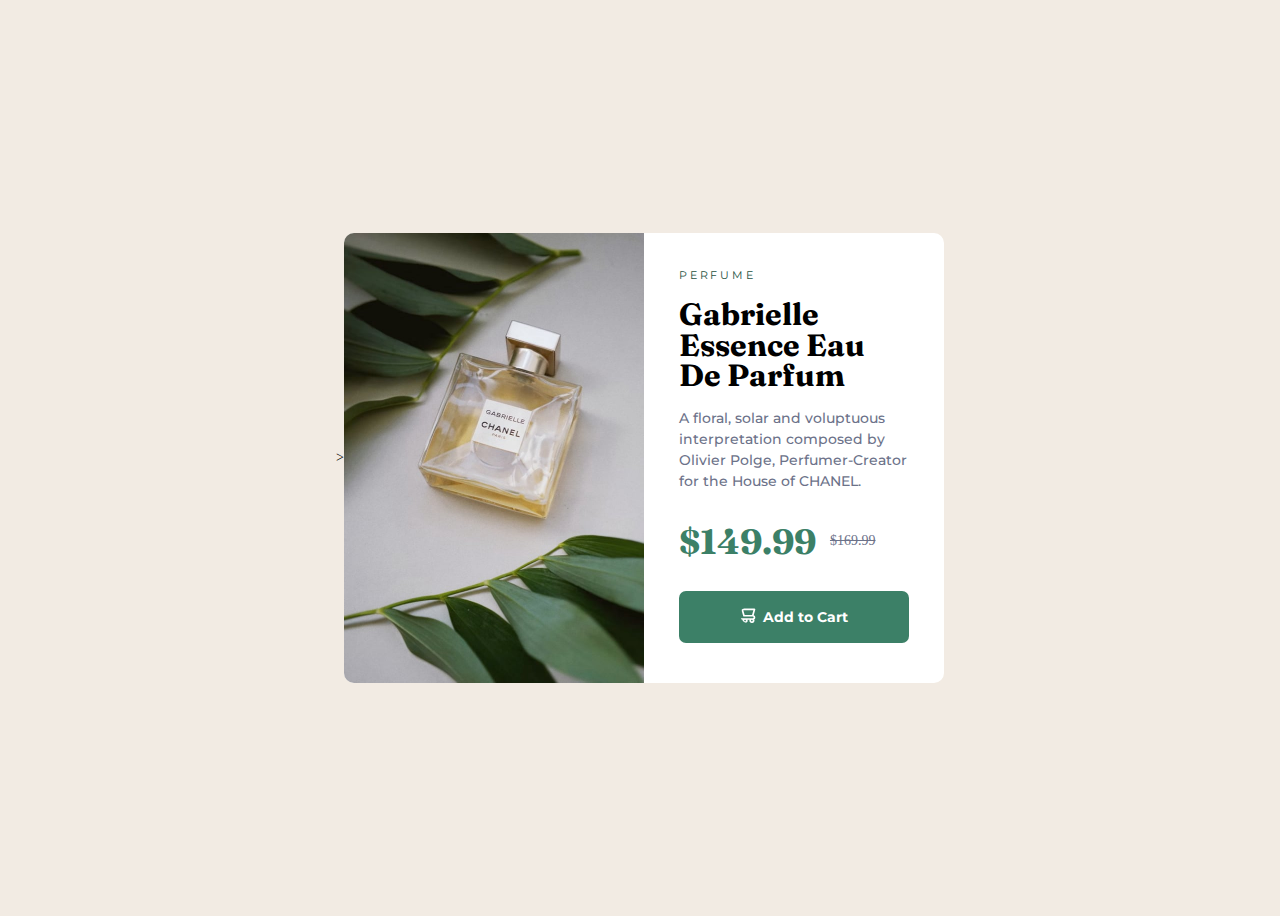
<file: Product-Preview-Card/index.html>
<!DOCTYPE html>
<html lang="en">
<head>
  <meta charset="UTF-8">
  <meta name="viewport" content="width=device-width, initial-scale=1.0"> <!-- displays site properly based on user's device -->
  <link rel="icon" type="image/png" sizes="32x32" href="./images/favicon-32x32.png">
  
  <!--Links for fonts that i used-->>
  <link rel="preconnect" href="https://fonts.googleapis.com">
  <link rel="preconnect" href="https://fonts.gstatic.com" crossorigin>
  <link href="https://fonts.googleapis.com/css2?family=Montserrat:ital,wght@0,100..900;1,100..900&display=swap" rel="stylesheet">
  <link rel="preconnect" href="https://fonts.googleapis.com">
  <link rel="preconnect" href="https://fonts.gstatic.com" crossorigin>
  <link href="https://fonts.googleapis.com/css2?family=Fraunces:ital,opsz,wght@0,9..144,100..900;1,9..144,100..900&display=swap" rel="stylesheet">
  
  <title>Frontend Mentor | Product preview card component</title>
  <link rel="stylesheet" href="style.css">
</head>
<body>
  <main>
    <section id="image"></section>
      <section>
        <h1 id="info">PERFUME</h1>
        <h1 id="name">Gabrielle Essence Eau De Parfum</h1>
        <p id="description">
          A floral, solar and voluptuous interpretation composed by Olivier Polge,
          Perfumer-Creator for the House of CHANEL.
        </p>
        <div id="prices">
          <div id="discount">$149.99</div>
          <div id="full">$169.99</div>
        </div>
        <div id="get"><button type="submit" id="click"><span><img src="images/icon-cart.svg" alt="Cart Icon" id="icon"></span><span>Add to Cart</span></button></div>
      </section>
  </main>
</body>
</html>
</file>
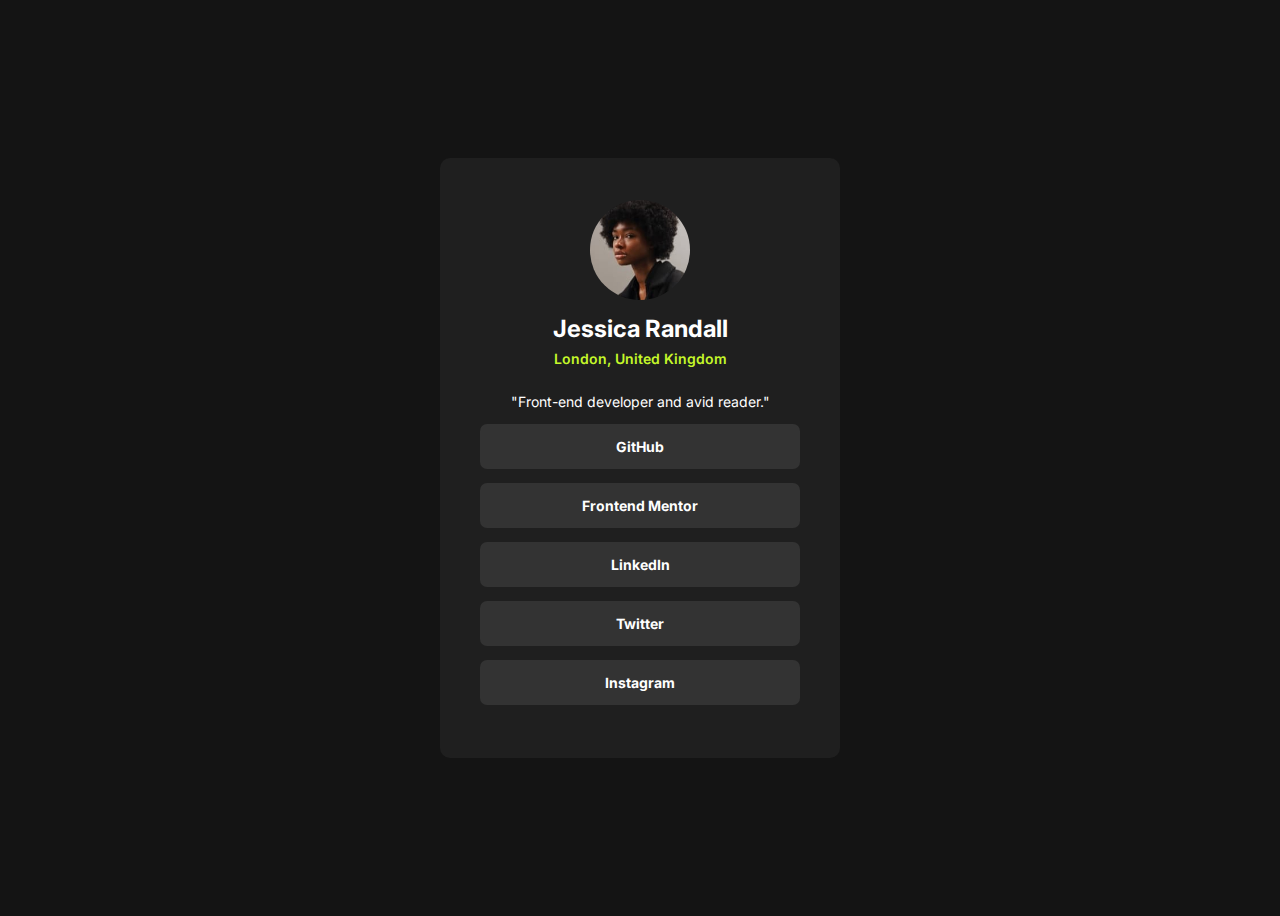
<file: Social-Links-Profile/index.html>
<!DOCTYPE html>
<html lang="en">
<head>
  <meta charset="UTF-8">
  <meta name="viewport" content="width=device-width, initial-scale=1.0"> <!-- displays site properly based on user's device -->

  <link rel="icon" type="image/png" sizes="32x32" href="./assets/images/favicon-32x32.png">
  <link rel="preconnect" href="https://fonts.googleapis.com">
  <link rel="preconnect" href="https://fonts.gstatic.com" crossorigin>
  <link href="https://fonts.googleapis.com/css2?family=Inter:wght@100..900&display=swap" rel="stylesheet">
  <title>Frontend Mentor | Social links profile</title>
  <link rel="stylesheet" href="style.css">
</head>
<body>
  <main>
      <section class="profile-info">
        <div class="profile">
          <img class="picture" src="assets/images/avatar-jessica.jpeg" alt="Picture from Jessica Randall">
          <h1 class="name">Jessica Randall</h1>
          <h2 class="from">London, United Kingdom</h2>
        </div>
        <div class="sentence">"Front-end developer and avid reader."</div>
      </section>
      <section class="more-info">
        <div></div>
        <div class="link"><buttom>GitHub</buttom></div>
        <div class="link"><buttom>Frontend Mentor</buttom></div>
        <div class="link"><buttom>LinkedIn</buttom></div>
        <div  class="link"><buttom>Twitter</buttom></div>
        <div  class="link"><buttom>Instagram</buttom></div>
    </section>
  </main>
</body>
</html>
</file>
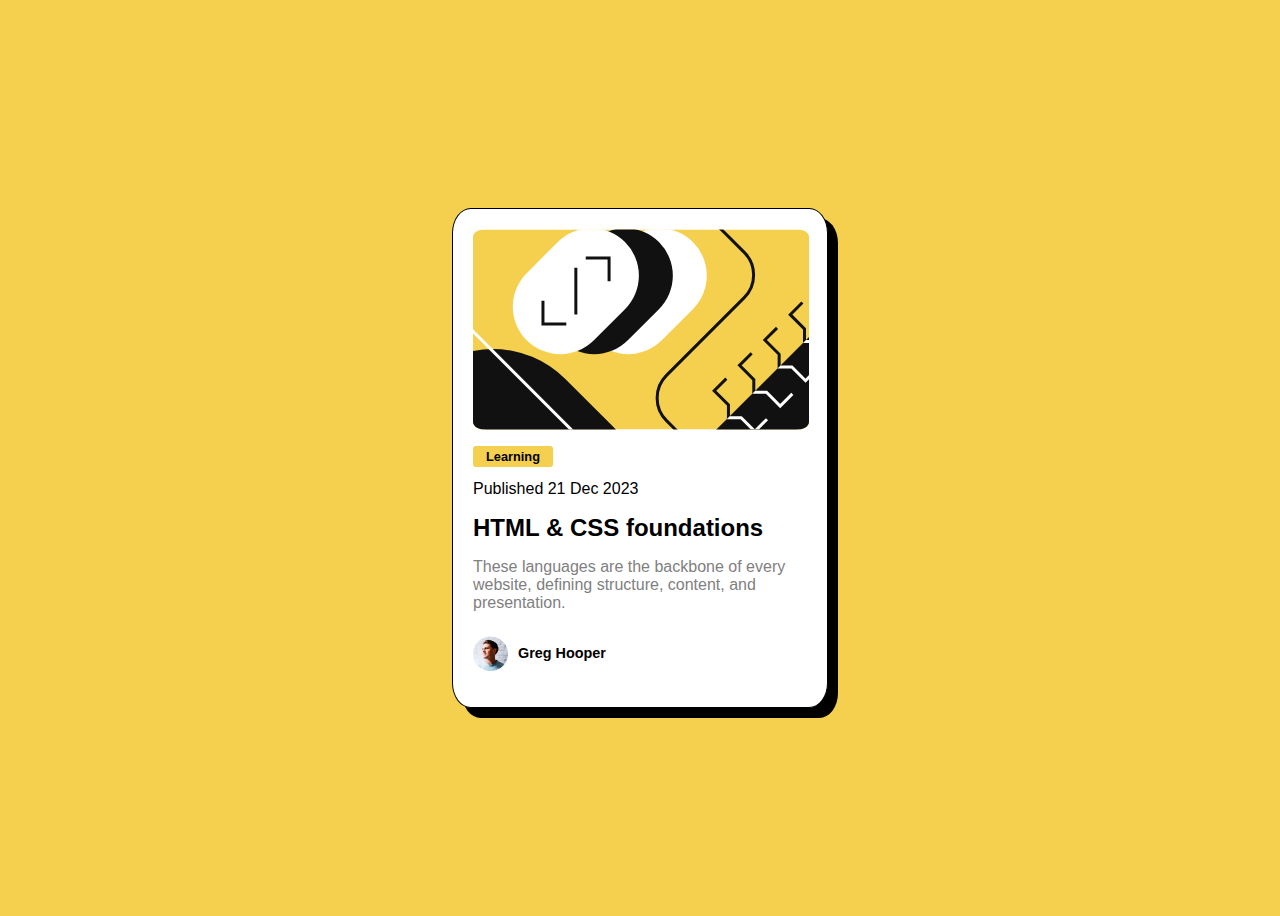
<file: Blog-Preview-Card/blog-preview-card-main/index.html>
<!DOCTYPE html>
<html lang="en">
<head>
  <meta charset="UTF-8">
  <meta name="viewport" content="width=device-width, initial-scale=1.0">
  <link rel="stylesheet" href="style.css">
  <link rel="icon" type="image/png" sizes="32x32" href="./assets/images/favicon-32x32.png">
  <link rel="stylesheet" href="https://fonts.google.com/specimen/Figtree">
  <title>Frontend Mentor | Blog preview card</title>
</head>
<body>
  <div class="main">
    <img src="assets/images/illustration-article.svg" alt="">
    <span id="learning">Learning</span>
    <span id="pub-date">Published 21 Dec 2023</span>
    <h1 id="main-title">HTML & CSS foundations</h1>
    <p id="legend">These languages are the backbone of every website, defining structure, content, and presentation.</p>
    <figure>
      <img src="assets/images/image-avatar.webp" alt="Hooper-picture" id="Hooper-picture">
      <figcaption id="man-name">Greg Hooper</figcaption>
    </figure> 
  </div>
</body>
</html>
</file>
<file: Product-Preview-Card/style.css>
:root {
    --Dark-cyan: hsl(158, 36%, 37%);
    --Darkest-cyan: hsl(158, 47%, 22%);
    --Cream: hsl(30, 38%, 92%);
    --Very-dark-blue: hsl(212, 21%, 14%);
    --Dark-grayish-blue: hsl(228, 12%, 48%);
    --White: hsl(0, 0%, 100%);
}
* {
    box-sizing: border-box;
    font-size: 14px;
}
body {
    background-color: var(--Cream);
    display: flex;
    justify-content: center;
    align-items: center;
    height: 100vh;
    padding: none;
    margin: none;
    border: none;
}
main {
    background-color: var(--White);
    width: 600px;
    height: 450px;
    display: flex;
    border-radius: 10px;
}
#image {
    background-image: url("images/image-product-desktop.jpg");
    background-size: cover;
    border-radius: 10px 0 0 10px;
}
section {
    width: 50%;
    height: 100%;
}
section:last-of-type {
    padding: 2.5rem;
}
img {
    width: 100%;
    height: 100%;
    border-radius: 10px 0 0 10px;
}
#info {
    font-size: 0.8rem;
    letter-spacing: 0.2rem;
    font-weight: 400;
    font-family: "Montserrat", sans-serif;
    padding: none;
    margin: 0;
    border: none;
    color: var(--Darkest-cyan);
}
#name {
    margin: 1.2rem 0 1.2rem 0;
    font-size: 2.2rem;
    font-family: "Fraunces", sans-serif;
    line-height: 2.2rem;
}
#description {
    font-size: 1rem;
    font-weight: 500;
    line-height: 1.5rem;
    font-family: "Montserrat", sans-serif;
    color: var(--Dark-grayish-blue);

}
#prices {
    display: flex;
    width: 100%;
    margin: 2rem 0;
    align-items: center;
}
#discount {
    font-size: 2.5rem;
    font-weight: 800;
    font-family: "Fraunces", sans-serif;
    color: var(--Dark-cyan);
    font-weight: 700;
    margin-right: 1rem;
}
#full {
    text-decoration: line-through;
    font-size: 1rem;
    color: var(--Dark-grayish-blue)
}
#get {
    width: 100%;
    height: 25%;
}
button {
    width: 100%;
    height: 55%;
    display: flex;
    align-items: center;
    justify-content: center;
    border-radius: 7px;
    border: none;
    background-color: var(--Dark-cyan);
    color: var(--White);
    font-size: 1.4rem;
    font-weight: 700;
    font-family: "Montserrat", sans-serif;
}
button:hover {
    cursor: pointer;
    background-color: var(--Darkest-cyan);
}
#icon {
    width: 1.2rem;
    height: 1.1rem;
    margin-right: 0.5rem;
}
@media (max-width: 375px) {
    main {
        flex-direction: column;
        width: 95%;
        height: 70%;
    }
    section {
        width: 100%;
    }
    section:first-of-type {
        height: 40%;
    }

    section:last-of-type {
        height: 60%;
        padding: 2rem;
    }
    #image {
        background-image: url("images/image-product-mobile.jpg");
        background-size: cover;
        border-radius: 10px 10px 0 0;

    }
    #info {
        font-size: 1.1rem;
        margin-top: -1rem;
        margin-bottom: 0.8rem;
    }
    #name {
        margin: 0;
        margin-bottom: 0.8rem;
    }
    #prices {
        margin: 1rem 0
    }
    button {
        height: 3rem;
    }
}
</file>
<file: Social-Links-Profile/style.css>
:root {
    --Green: hsl(75, 94%, 57%);
    --White: hsl(0, 0%, 100%);
    --Grey: hsl(0, 0%, 20%);
    --Dark-Grey: hsl(0, 0%, 12%);
    --Off-Black: hsl(0, 0%, 8%);
}
* {
    box-sizing: border-box;
    font-size: 14px;
    font-family: "Inter", sans-serif;
}
body {
    height: 100vh;
    display: flex;
    align-items: center;
    justify-content: center;
    background-color: var(--Off-Black);
}
main {
    width: 400px;
    height: 600px;
    background-color: var(--Dark-Grey);
    border-radius: 10px;
}
.profile-info {
    width: 100%;
    height: 35%;
    margin-bottom: 1rem;
}
.more-info {
    width: 100%;
    height: 60%;
    margin: 0;
    padding: 0;
}
.profile {
    width: 60%;
    margin: 3rem auto 1rem auto;
    display: flex;
    align-items: center;
    flex-direction: column;
    justify-content: center;
}
.picture {
    border-radius: 50%;
    width: 100px;
    height: 100px;
}
.name {
    color: var(--White);
    font-size: 1.7rem;
    margin-top: 1rem;
    margin-bottom: -0.3rem;
}
.from {
    color: var(--Green);
    font-size: 1rem;
    font-weight: 600;

}
.sentence {
    color: var(--White);
    font-size: 1rem;
    margin: 1rem auto;
    text-align: center;
    padding-bottom: 1rem;
}
.link {
    background-color: var(--Grey);
    width: 80%;
    margin: 1rem auto;
    padding: 1rem;
    text-align: center;
    border-radius: 7px;
    color: white;
    font-weight: 700;
}
.link:hover {
    background-color: var(--Green);
    color: var(--Off-Black);
    cursor: pointer;
}
@media (max-width: 375px) {
    main {
        width: 90%;
    }
}
</file>
<file: Blog-Preview-Card/blog-preview-card-main/style.css>
* {
    box-sizing: border-box;
}
body {
    font-family: 'Figtree', sans-serif;
    background-color: hsl(47, 88%, 63%);
    font-size: 16px;
    display: flex;
    justify-content: center;
    align-items: center;
    height: 100vh;
}
.main {
    width: 376px;
    height: 500px;
    background-color: hsl(0, 0%, 100%);
    padding: 20px 20px;
    border: 1px solid #000;
    border-radius: 5%;
    box-shadow: 10px 10px #000;
    margin: 0;
}
img {
    border-radius: 4%;
    display: block;
    margin: 0 auto;
}
#learning {
    display: block;
    background-color: hsl(47, 88%, 63%);
    width: 80px;
    padding: 3px 3px;
    border-radius: 3px;
    text-align: center;
    font-size: 0.8rem;
    font-weight: 800;
    margin: 1rem 0;
    margin-bottom: 0.8rem;
}
#pub-date {
    display: block;
    font-size: 1rem;
    margin: 0.5rem 0;
}
#main-title {
    font-size: 1.5rem;
    font-weight: 800;
}
#main-title:hover {
    color: hsl(47, 88%, 63%);
    cursor: pointer;
}
#legend {
    color: hsl(0, 0%, 50%);
    padding-bottom: 0.5rem;
}
figure {
    padding: none;
    margin: 0;
    display: flex;
    justify-content: flex-start;
    align-items: center;
    gap: 10px;
}
#Hooper-picture {
    width: 35px;
    height: 35px;
    min-width: 20px;
    margin-left: 0;
    margin-right: 0;
    display: inline;
}
#man-name {
    display: inline;
    font-weight: 800;
    font-size: 0.9rem;
}
</file>
